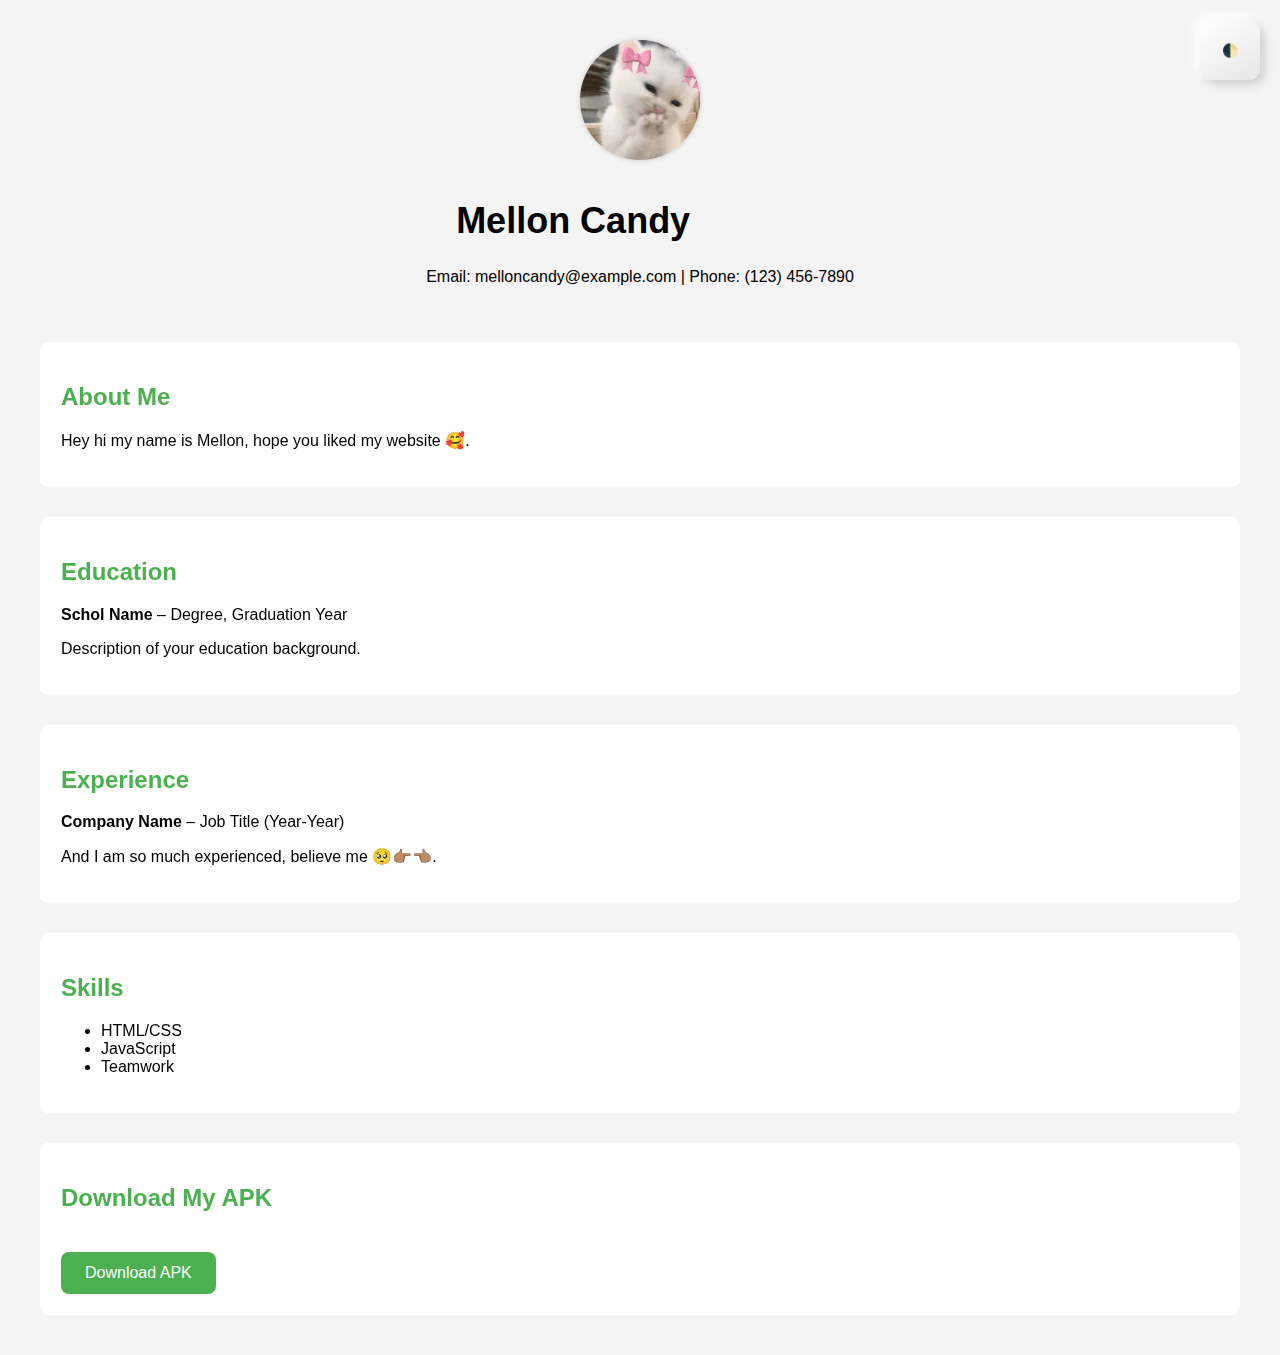
<file: index.html>
<!DOCTYPE html>
<html lang="en">
<head>
    <meta charset="UTF-8">
    <meta name="viewport" content="width=device-width, initial-scale=1.0">
    <title>My First Resume Website</title>
    <link rel="stylesheet" href="styles.css">
    <style>
        body {
            font-family: Arial, sans-serif;
            margin: 40px;
            background-color: #f4f4f4;
        }
        header {
            display: flex;
            flex-direction: column;
            align-items: center;
            margin-bottom: 40px;
        }
        .profile-container {
            display: flex;
            align-items: center;
            gap: 20px;
            flex-wrap: wrap;
            justify-content: center;
        }
        .profile-container img {
            width: 120px;
            height: 120px;
            border-radius: 50%;
            object-fit: cover;
            box-shadow: 0 0 5px rgba(0,0,0,0.2);
        }
        h1 {
            margin: 0;
            font-size: 32px;
        }
        section {
            margin-bottom: 30px;
            background-color: white;
            padding: 20px;
            border-radius: 8px;
        }
        .download-btn {
            display: inline-block;
            padding: 12px 24px;
            background-color: #4CAF50;
            color: white;
            font-size: 16px;
            text-decoration: none;
            border-radius: 8px;
            text-align: center;
            margin-top: 20px;
            transition: background-color 0.3s ease;
        }
        .download-btn:hover {
            background-color: #45a049;
        }
    </style>
</head>
<body>
    <button class="theme-toggle" onclick="toggleTheme()">
        <span>🌓</span>
    </button>
    <script>
        function toggleTheme() {
            document.body.classList.toggle('dark-theme');
            localStorage.setItem('darkTheme', document.body.classList.contains('dark-theme'));
        }
        
        // Check saved theme preference
        if (localStorage.getItem('darkTheme') === 'true') {
            document.body.classList.add('dark-theme');
        }
    </script>

    <header>
        <div class="profile-container">
            <img src="profilepic.jpg" alt="Mellon's Profile Photo">
            <div>
                <h1>Mellon Candy</h1>
                <p>Email: melloncandy@example.com | Phone: (123) 456-7890</p>
            </div>
        </div>
    </header>

    <section>
        <h2>About Me</h2>
        <p>Hey hi my name is Mellon, hope you liked my website 🥰.</p>
    </section>

    <section>
        <h2>Education</h2>
        <p><strong>Schol Name</strong> – Degree, Graduation Year</p>
        <p>Description of your education background.</p>
    </section>

    <section>
        <h2>Experience</h2>
        <p><strong>Company Name</strong> – Job Title (Year-Year)</p>
        <p>And I am so much experienced, believe me 🥺👉🏽👈🏽.</p>
    </section>

    <section>
        <h2>Skills</h2>
        <ul>
            <li>HTML/CSS</li>
            <li>JavaScript</li>
            <li>Teamwork</li>
        </ul>
    </section>

    <!-- Download Button Section -->
    <section>
        <h2>Download My APK</h2>
        <a href="https://www.mediafire.com/file/xz8w4hrgj489gf5/poolball.apk/file" class="download-btn" target="_blank">
            Download APK
        </a>
    </section>

    <div class="page-navigation">
        <a href="index.html" class="nav-button active">
            <span>Page 1</span>
            <div class="liquid"></div>
        </a>
        <a href="page2.html" class="nav-button">
            <span>Page 2</span>
            <div class="liquid"></div>
        </a>
        <a href="page3.html" class="nav-button">
            <span>Page 3</span>
            <div class="liquid"></div>
        </a>
    </div>
<script src="script.js"></script>
</body>
</html>
</file>
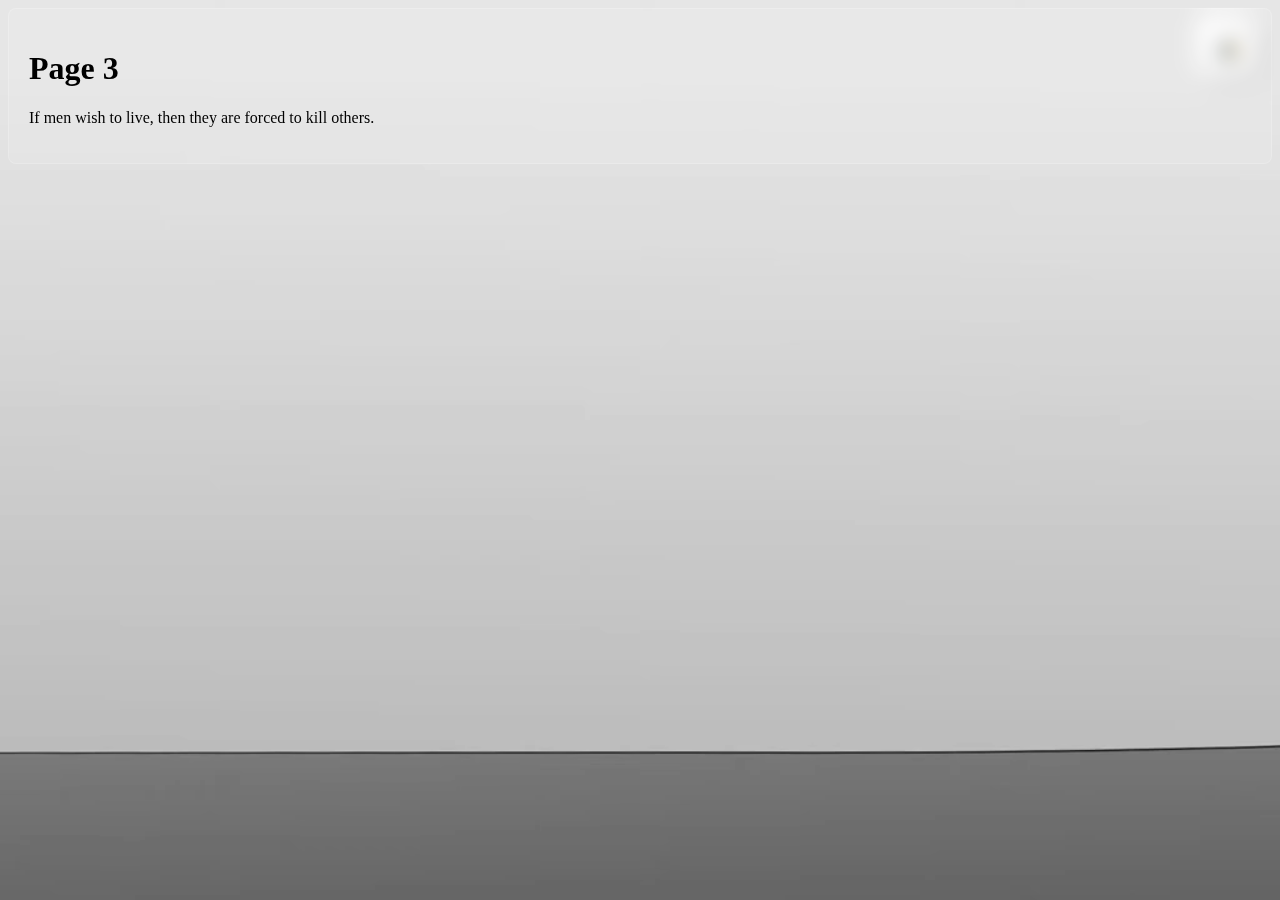
<file: page3.html>
<!DOCTYPE html>
<html lang="en">
<head>
  <meta charset="UTF-8" />
  <meta name="viewport" content="width=device-width, initial-scale=1.0" />
  <title>Page 3</title>
  <link rel="stylesheet" href="styles.css" />
  <style>
    /* Video background styling */
    .video-bg {
      position: fixed;
      top: 0;
      left: 0;
      width: 100vw;
      height: 100vh;
      object-fit: cover;
      z-index: -1;
    }

    /* Ensure your content layers above the video */
    body {
      position: relative;
      z-index: 1;
    }
  </style>
</head>
<body>
  <!-- Background video -->
  <video autoplay muted loop playsinline class="video-bg">
    <source src="sword.mp4" type="video/mp4" />
    Your browser does not support the video tag.
  </video>

  <!-- Theme toggle button -->
  <button class="theme-toggle" onclick="toggleTheme()">
    <span>🌓</span>
  </button>

  <script>
    function toggleTheme() {
      document.body.classList.toggle('dark-theme');
      localStorage.setItem('darkTheme', document.body.classList.contains('dark-theme'));
    }
    if (localStorage.getItem('darkTheme') === 'true') {
      document.body.classList.add('dark-theme');
    }
  </script>

  <!-- Your page content -->
  <section>
    <h1>Page 3</h1>
   <p style="color: black !important;">If men wish to live, then they are forced to kill others.</p>
  </section>

  <!-- Navigation buttons -->
  <div class="page-navigation">
    <a href="index.html" class="nav-button">
      <span>Page 1</span>
      <div class="liquid"></div>
    </a>
    <a href="page2.html" class="nav-button">
      <span>Page 2</span>
      <div class="liquid"></div>
    </a>
    <a href="page3.html" class="nav-button active">
      <span>Page 3</span>
      <div class="liquid"></div>
    </a>
  </div>

  <script src="script.js"></script>
</body>
</html>
</file>
<file: styles.css>
/* Theme toggle button */
.theme-toggle {
    position: fixed;
    top: 20px;
    right: 20px;
    width: 60px;
    height: 60px;
    border: none;
    border-radius: 12px;
    background: linear-gradient(145deg, #ffffff, #e6e6e6);
    box-shadow: 5px 5px 10px #d1d1d1, -5px -5px 10px #ffffff;
    cursor: pointer;
    transform-style: preserve-3d;
    transform: perspective(1000px) rotateY(0deg);
    transition: transform 0.3s, box-shadow 0.3s;
}

.theme-toggle:hover {
    transform: perspective(1000px) rotateY(15deg);
}

.theme-toggle:active {
    transform: perspective(1000px) rotateY(30deg);
    box-shadow: 2px 2px 5px #d1d1d1, -2px -2px 5px #ffffff;
}

/* Dark theme styles */
body.dark-theme {
    background-color: #1a1a1a;
    color: #ffffff;
}

body.dark-theme section {
    background-color: #2d2d2d;
    box-shadow: 0 0 10px rgba(0,0,0,0.3);
}

body.dark-theme .theme-toggle {
    background: linear-gradient(145deg, #2d2d2d, #1a1a1a);
    box-shadow: 5px 5px 10px #151515, -5px -5px 10px #333333;
}

body.dark-theme .download-btn {
    background-color: #45a049;
}

body.dark-theme .download-btn:hover {
    background-color: #3d8b41;
}

/* Futuristic Navigation */
.page-navigation {
    position: fixed;
    bottom: -100px;
    left: 50%;
    transform: translateX(-50%);
    display: flex;
    gap: 20px;
    padding: 15px;
    background: rgba(255, 255, 255, 0.1);
    backdrop-filter: blur(10px);
    border-radius: 20px;
    box-shadow: 0 8px 32px rgba(0, 0, 0, 0.1);
    transition: bottom 0.3s ease;
    opacity: 0;
}

.page-navigation.show {
    bottom: 30px;
    opacity: 1;
}

.nav-button {
    position: relative;
    padding: 15px 30px;
    text-decoration: none;
    color: #333;
    background: rgba(255, 255, 255, 0.7);
    border-radius: 12px;
    overflow: hidden;
    transition: all 0.3s ease;
    transform-style: preserve-3d;
    transform: perspective(1000px) rotateX(0deg);
}

.nav-button:hover {
    transform: perspective(1000px) rotateX(10deg) translateY(-5px);
    box-shadow: 0 15px 30px rgba(0, 0, 0, 0.2);
}

.nav-button.active {
    background: #4CAF50;
    color: white;
}

.nav-button .liquid {
    position: absolute;
    top: -80px;
    left: 0;
    width: 200px;
    height: 200px;
    background: rgba(76, 175, 80, 0.3);
    box-shadow: inset 0 0 50px rgba(0, 0, 0, 0.5);
    transition: 0.5s;
}

.nav-button:hover .liquid {
    top: -120px;
    animation: animate 1s ease-in-out infinite;
}

@keyframes animate {
    0% {
        transform: translate(-50%, -75%) rotate(0deg);
    }
    100% {
        transform: translate(-50%, -75%) rotate(360deg);
    }
}

body.dark-theme .nav-button {
    background: rgba(45, 45, 45, 0.7);
    color: #fff;
}

body.dark-theme .page-navigation {
    background: rgba(0, 0, 0, 0.2);
}

/* Kitten Page Styles */
.kitten-section {
    padding: 2rem;
    text-align: center;
}

.kitten-section h1 {
    font-size: 2.5rem;
    margin-bottom: 2rem;
    color: #ff69b4;
    text-shadow: 2px 2px 4px rgba(0,0,0,0.1);
}

.kitten-grid {
    display: grid;
    grid-template-columns: repeat(auto-fit, minmax(250px, 1fr));
    gap: 2rem;
    padding: 1rem;
}

.kitten-card {
    background: white;
    border-radius: 20px;
    padding: 1rem;
    box-shadow: 0 10px 20px rgba(0,0,0,0.1);
    transition: transform 0.3s ease, box-shadow 0.3s ease;
    cursor: pointer;
}

.kitten-card:hover {
    transform: translateY(-10px);
    box-shadow: 0 15px 30px rgba(0,0,0,0.2);
}

.kitten-card img {
    width: 100%;
    border-radius: 15px;
    margin-bottom: 1rem;
}

.kitten-card p {
    font-size: 1.2rem;
    color: #ff69b4;
    margin: 0;
}

body.dark-theme .kitten-card {
    background: #2d2d2d;
}

body.dark-theme .kitten-card p {
    color: #ff9cc4;
}

section {
    margin-bottom: 30px;
    background: rgba(255, 255, 255, 0.1);
    padding: 20px;
    border-radius: 8px;
    backdrop-filter: blur(10px);
    border: 1px solid rgba(255, 255, 255, 0.2);
    transition: all 0.3s ease;
    position: relative;
}

section:hover {
    transform: translateY(-5px);
    box-shadow: 0 5px 15px rgba(0, 0, 0, 0.1);
    border-color: rgba(76, 175, 80, 0.3);
}

section h2 {
    position: relative;
    color: #4CAF50;
    transition: all 0.3s ease;
}

section:hover h2 {
    color: #45a049;
}

body.dark-theme section {
    background: rgba(0, 0, 0, 0.2);
    border-color: rgba(255, 255, 255, 0.1);
}

body.dark-theme section:hover {
    border-color: rgba(76, 175, 80, 0.5);
    background: rgba(0, 0, 0, 0.3);
}

/* Placeholder sections - Replace with your actual content */
<section>
    <h2>About Me</h2>
    <p>This is placeholder content for the About Me section.</p>
</section>

<section>
    <h2>Education</h2>
    <p>This is placeholder content for the Education section.</p>
</section>

<section>
    <h2>Experience</h2>
    <p>This is placeholder content for the Experience section.</p>
</section>

<section>
    <h2>Skills</h2>
    <p>This is placeholder content for the Skills section.</p>
</section>

<section>
    <h2>Download APK</h2>
    <a href="#" class="download-btn">Download</a>
</section>

.download-btn {
    display: inline-block;
    padding: 15px 30px;
    background: linear-gradient(45deg, #4CAF50, #45a049);
    color: white;
    font-size: 18px;
    text-decoration: none;
    border-radius: 12px;
    text-align: center;
    margin: 30px 0 100px 0;
    transition: all 0.3s ease;
    position: relative;
    overflow: hidden;
    z-index: 1;
}

.download-btn::before {
    content: '';
    position: absolute;
    top: 0;
    left: 0;
    width: 100%;
    height: 100%;
    background: linear-gradient(45deg, #45a049, #4CAF50);
    z-index: -1;
    transition: transform 0.5s;
    transform: scaleX(0);
    transform-origin: right;
}

.download-btn:hover {
    transform: translateY(-5px);
    box-shadow: 0 10px 20px rgba(76, 175, 80, 0.3);
}

.download-btn:hover::before {
    transform: scaleX(1);
    transform-origin: left;
}

/*Added profile container styles*/
.profile-container {
    display: flex;
    flex-direction: column;
    align-items: center;
    text-align: center;
    gap: 20px;
}
.profile-container img {
    width: 150px;
    height: 150px;
    border-radius: 50%;
    object-fit: cover;
    box-shadow: 0 0 10px rgba(0,0,0,0.2);
    margin-bottom: 10px;
}
.profile-container h1 {
    margin: 0;
    font-size: 36px;
    position: relative;
    transition: all 0.3s ease;
    padding: 10px 30px;
    border-radius: 8px;
    width: fit-content;
}
.profile-container h1:hover {
    transform: translateX(10px);
    color: #4CAF50;
    text-shadow: 2px 2px 4px rgba(0,0,0,0.1);
    background: rgba(255,255,255,0.1);
    backdrop-filter: blur(5px);
}
</file>
